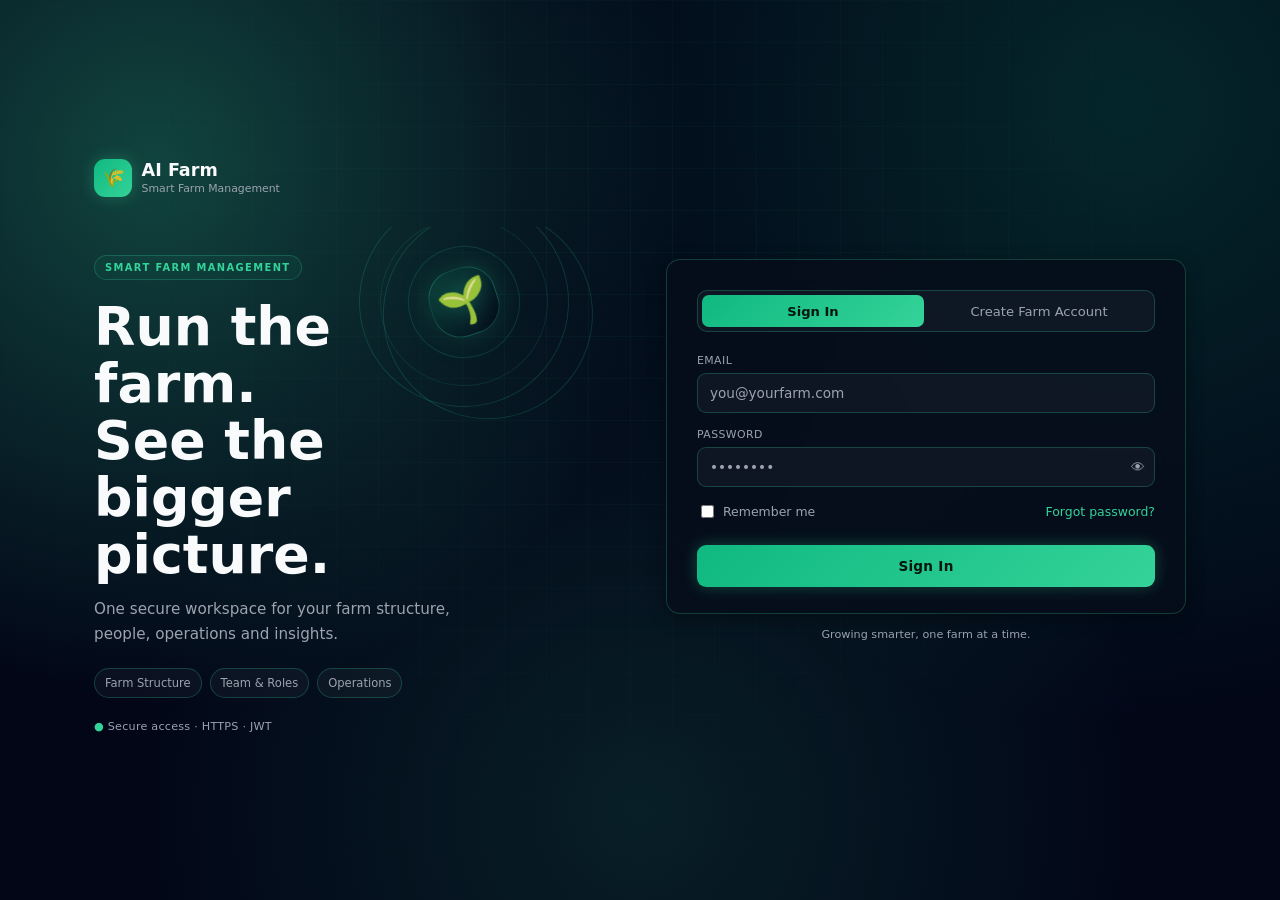
<file: wwwroot/index.html>
<!DOCTYPE html>

<html lang="en">
<head>
<meta charset="utf-8"/>
<meta content="width=device-width, initial-scale=1.0" name="viewport"/>
<title>AI Farm | Operations Dashboard</title>
<link href="styles.css" rel="stylesheet"/>
<script>
    // Blocking, synchronous, and placed in the document head - runs before
    // the rest of the page even parses, so an unauthenticated visitor never
    // sees a flash of dashboard content before being sent to the login page.
    if (!localStorage.getItem("token")) {
        window.location.replace("./auth.html");
    }
</script>
</head>
<body>
<div class="shell">
<!-- Mobile only (see @media in styles.css). Without this, the whole
       sidebar - brand, 11 nav items, shift widget, sign out - sits above
       the actual page content on a phone, so reaching anything meant
       scrolling past all of it every single time. -->
<button class="mobile-nav-toggle" id="mobile-nav-toggle" type="button">
<span class="brand-mark" style="font-size:1.1rem;">🌾</span> AI Farm
    <span class="mobile-nav-toggle-icon">☰</span>
</button>
<aside class="rail" id="rail">
<div class="rail-brand">
<div class="brand-mark">🌾</div>
<div class="brand-text">
<span class="brand-name">AI Farm</span>
<span class="brand-sub">Smart Farm Management</span>
</div>
</div>
<label class="farm-select-wrap">
<span class="farm-select-label">Farm</span>
<select id="farm-select"></select>
</label>
<nav class="tabs" id="tabs">
<button class="tab-btn active" data-tab="overview"><span class="tab-ico">◆</span>Overview</button>
<button class="tab-btn" data-tab="farms"><span class="tab-ico">▦</span>Farms &amp; Fields</button><button class="tab-btn" data-tab="structure"><span class="tab-ico">⌂</span> Farm Structure</button>
<button class="tab-btn" data-tab="crops"><span class="tab-ico">✦</span>Crop Lifecycle</button>
<button class="tab-btn" data-tab="livestock"><span class="tab-ico">◐</span>Livestock</button>
<button class="tab-btn" data-tab="inventory"><span class="tab-ico">▣</span>Inventory &amp; Procurement</button>
<button class="tab-btn" data-tab="tasks"><span class="tab-ico">☑</span>Tasks &amp; Workforce</button>
<button class="tab-btn" data-tab="users"><span class="tab-ico">◎</span>Users &amp; Roles</button>
<button class="tab-btn" data-tab="reports"><span class="tab-ico">▤</span>Reports<span class="tab-badge" id="reports-badge" style="display:none;"></span></button>
<button class="tab-btn" data-tab="help"><span class="tab-ico">?</span> Help &amp; Support</button><button class="tab-btn" data-tab="settings"><span class="tab-ico">⚙</span>Settings</button>
</nav>
<div class="rail-footer">
<div class="sync-pill synced" id="sync-pill">
<span class="sync-dot"></span>
<span id="sync-text">Synced</span>
</div>
<div class="user-status" id="user-status">
<span class="user-status-dot"></span>
<span id="user-status-text">Not signed in</span>
</div>
<!-- Shift clock in/out. The backend has fully implemented this
           (POST /api/shifts/clock-in, /clock-out, GET /api/shifts/current)
           but nothing in the dashboard used it - see backend.js. -->
<div class="card shift-card" id="shift-card">
<div class="shift-status">
<span class="shift-dot" id="shift-dot"></span>
<span id="shift-status-text">Checking shift…</span>
</div>
<button class="shift-clock-btn" disabled="" id="shift-clock-btn" type="button">…</button>
</div>
<button class="logout-btn" id="logout-btn" type="button">Sign out</button>
</div>
</aside>
<main class="main">
<!-- OVERVIEW -->
<section class="panel active" id="panel-overview">
<div class="panel-head">
<h1>Farm operations overview</h1>
<p>Everything that needs attention right now, across every module.</p>
</div>
<div class="stat-grid" id="stat-grid"></div>
<div class="card performance-card">
<div class="card-head">
<h2>Farm performance at a glance</h2>
<span class="hint">Live summaries from your crop, livestock, inventory and task records.</span>
</div>
<div class="performance-grid">
  <article class="performance-chart-card">
    <div class="performance-chart-head">
      <div><h3>Crop lifecycle</h3><p>Plantings by growth stage</p></div>
      <span class="chart-live-dot">Live</span>
    </div>
    <div class="performance-chart" id="chart-crop-lifecycle" role="img" aria-label="Crop lifecycle chart"></div>
  </article>
  <article class="performance-chart-card">
    <div class="performance-chart-head">
      <div><h3>Livestock status</h3><p>Current batches by status</p></div>
      <span class="chart-live-dot">Live</span>
    </div>
    <div class="performance-chart" id="chart-livestock-status" role="img" aria-label="Livestock status chart"></div>
  </article>
  <article class="performance-chart-card">
    <div class="performance-chart-head">
      <div><h3>Task progress</h3><p>Workforce tasks by status</p></div>
      <span class="chart-live-dot">Live</span>
    </div>
    <div class="performance-chart" id="chart-task-progress" role="img" aria-label="Task progress chart"></div>
  </article>
  <article class="performance-chart-card">
    <div class="performance-chart-head">
      <div><h3>Inventory levels</h3><p>Stock compared with reorder thresholds</p></div>
      <span class="chart-live-dot">Live</span>
    </div>
    <div class="performance-chart" id="chart-inventory-levels" role="img" aria-label="Inventory levels chart"></div>
  </article>
</div>
</div>
<!-- Real, calculated numbers - not the local demo stat-grid above.
           Adapts to what the signed-in role can actually see: Owner/Manager
           get farm-wide counts, Agronomist gets a review queue, Worker/
           Technician get their own submissions and shift status. -->
<div class="card" id="snapshot-card">
<div class="card-head"><h2>Your farm, right now</h2></div>
<div class="stat-grid" id="snapshot-grid"></div>
</div>
<!-- Reviewer/approver only (Owner, Manager, Agronomist) - hidden
           entirely for Worker/Technician and hidden when nothing needs
           attention. Filled in by renderNeedsAttentionList() in backend.js. -->
<div class="card" id="needs-attention-card" style="display:none;">
<div class="card-head">
<h2>Needs your attention</h2>
<button class="chip-x" onclick="goToTab('reports')" type="button">View all in Reports →</button>
</div>
<ul class="attention-list" id="needs-attention-list"></ul>
</div>
<div class="card" id="critical-card">
<div class="card-head">
<h2>🚨 Needs urgent attention</h2>
<span class="count-chip warn" id="critical-count">0</span>
</div>
<p class="hint" style="margin-bottom:0.6rem;">Anything marked critical in any tab shows up here automatically — update the record in its own tab and this list updates with it.</p>
<ul class="log-list" id="critical-alerts"></ul>
</div>
<div class="two-col">
<div class="card">
<div class="card-head">
<h2>Tasks due today</h2>
<span class="count-chip" id="tasks-count">0</span>
</div>
<ul class="task-list" id="tasks-today"></ul>
<p class="hint" style="margin-top:0.5rem;">Full task board is under Tasks &amp; Workforce.</p>
</div>
<div class="card">
<div class="card-head">
<h2>Notifications &amp; alerts</h2>
<span class="count-chip warn" id="alerts-count">0</span>
</div>
<ul class="alert-list" id="overview-alerts"></ul>
</div>
</div>
<div class="card">
<div class="card-head">
<h2>Pending approvals &amp; outstanding requests</h2>
<span class="hint">Purchase requests awaiting sign-off</span>
</div>
<ul class="log-list" id="pending-approvals"></ul>
</div>
<div class="card">
<div class="card-head">
<h2>Supplier order status</h2>
<span class="hint">What's been ordered vs. what's actually arrived</span>
</div>
<ul class="log-list" id="supplier-status"></ul>
</div>
</section>
<!-- FARMS & FIELDS (Track A) -->
<section class="panel" id="panel-farms">
<div class="panel-head">
<h1>Farms, fields &amp; access</h1>
<p>Core farm structure — multi-farm registration, fields/plots, assets, and who has access.</p>
</div>
<div class="card">
<div class="card-head"><h2>Your farm</h2></div>
<div class="table-scroll">
<table class="data-table" id="farms-table">
<thead><tr><th>Farm</th><th>Location</th><th>Size</th><th></th></tr></thead>
<tbody></tbody>
</table>
</div>
<p class="hint" style="margin-top:0.6rem;">
          One farm per account, set when the account was registered.
          To change farm details, an update-farm endpoint isn't built on the
          backend yet - see docs/DASHBOARD-CONNECTION.md.
        </p>
</div>
<div class="field-grid" id="field-grid"></div>

<form class="inline-form card" id="field-form">
<h3 class="form-title">Add a field / plot</h3>
<div class="form-row">
<select id="field-farm"></select>
<input id="field-name" placeholder="Field / plot name" required="" type="text"/>
<input id="field-size" placeholder="Size, e.g. 1.2 ha" required="" type="text"/>
<input id="field-crop" placeholder="Current crop" required="" type="text"/>
<input id="field-stage" placeholder="Stage, e.g. Flowering" required="" type="text"/>
<button type="submit">Add field</button>
</div>
</form>
<div class="card">
<div class="card-head">
<h2>Farm assets</h2>
<span class="hint">Equipment, structures &amp; vehicles</span>
</div>
<div class="table-scroll">
<table class="data-table" id="assets-table">
<thead><tr><th>Asset</th><th>Type</th><th>Location</th><th>Status</th><th></th></tr></thead>
<tbody></tbody>
</table>
</div>
<form class="inline-form" id="asset-form">
<div class="form-row">
<input id="asset-name" placeholder="e.g. Tractor A" required="" type="text"/>
<select id="asset-type">
<option>Equipment</option>
<option>Structure</option>
<option>Vehicle</option>
<option>Tooling</option>
</select>
<input id="asset-location" placeholder="Location" required="" type="text"/>
<button type="submit">Register asset</button>
</div>
</form>
</div>
</section><section class="panel" id="panel-structure"><div class="panel-head"><h1>Farm Structure</h1><p>Manage your greenhouses and growing zones. Changes are saved directly to the farm database.</p></div><div class="two-col">
<div class="card">
<div class="card-head">
<h2>Greenhouses</h2>
<span class="hint">Saved to the backend</span>
</div>
<div class="table-scroll">
<table class="data-table" id="greenhouse-table">
<thead><tr><th>Name</th><th>Type</th><th>Area</th><th>Location</th><th>Zones</th><th>Status</th></tr></thead>
<tbody><tr><td class="empty-row" colspan="6">Loading…</td></tr></tbody>
</table>
</div>
<form class="inline-form" id="greenhouse-form" style="margin-top:1rem;">
<h3 class="form-title" style="width:100%;">Add greenhouse</h3>
<div class="form-row">
<input id="greenhouse-name" placeholder="Greenhouse name" required="" type="text"/>
<input id="greenhouse-type" placeholder="Type, e.g. Tunnel" required="" type="text"/>
<input id="greenhouse-area" min="0.01" placeholder="Area (m²)" required="" step="0.01" type="number"/>
<input id="greenhouse-location" placeholder="Location" required="" type="text"/>
<button type="submit">Add greenhouse</button>
</div>
</form>
</div>
<div class="card">
<div class="card-head">
<h2>Growing zones</h2>
<span class="hint">Linked to a greenhouse</span>
</div>
<div class="table-scroll">
<table class="data-table" id="zone-table">
<thead><tr><th>Name</th><th>Type</th><th>Area</th><th>Greenhouse</th><th>Status</th><th>ID</th></tr></thead>
<tbody><tr><td class="empty-row" colspan="6">Loading…</td></tr></tbody>
</table>
</div>
<form class="inline-form" id="zone-form" style="margin-top:1rem;">
<h3 class="form-title" style="width:100%;">Add growing zone</h3>
<div class="form-row">
<input id="zone-name" placeholder="Zone name" required="" type="text"/>
<input id="zone-type" placeholder="Type, e.g. Growing" type="text"/>
<input id="zone-area" min="0.01" placeholder="Area (m²)" required="" step="0.01" type="number"/>
<select id="zone-greenhouse" required=""><option value="">Select greenhouse</option></select>
<button type="submit">Add zone</button>
</div>
</form>
</div>
</div><div class="card structure-info-card"><div class="card-head"><h2>How it works</h2></div><p class="hint">Create a greenhouse first, then select it when adding a growing zone. Owners and Managers can create structure records; other roles can view them according to their permissions.</p></div></section>
<!-- CROP LIFECYCLE (Track B) -->
<section class="panel" id="panel-crops">
<div class="panel-head">
<h1>Crop lifecycle &amp; planning</h1>
<p>Varieties, planting schedules, growth stages, treatments and harvest records.</p>
</div>
<div class="card">
<div class="card-head"><h2>Crop &amp; variety register</h2></div>
<div class="table-scroll">
<table class="data-table" id="variety-table">
<thead><tr><th>Crop</th><th>Variety</th><th>Notes</th><th></th></tr></thead>
<tbody></tbody>
</table>
</div>
<form class="inline-form" id="variety-form">
<div class="form-row">
<input id="var-crop" placeholder="Crop, e.g. Tomatoes" required="" type="text"/>
<input id="var-name" placeholder="Variety, e.g. Roma VF" required="" type="text"/>
<input id="var-notes" placeholder="Notes (optional)" type="text"/>
<button type="submit">Register</button>
</div>
</form>
</div>
<div class="card">
<div class="card-head"><h2>Growth stage board</h2></div>
<div class="stage-board" id="stage-board"></div>
</div>
<div class="card">
<div class="card-head"><h2>Planting schedule</h2></div>
<div class="table-scroll">
<table class="data-table" id="planting-table">
<thead>
<tr><th>Crop</th><th>Field</th><th>Planted</th><th>Expected harvest</th><th>Stage</th><th>Status</th><th></th></tr>
</thead>
<tbody></tbody>
</table>
</div>
<form class="inline-form" id="planting-form">
<div class="form-row">
<input id="pl-crop" placeholder="Crop" required="" type="text"/>
<input id="pl-field" placeholder="Field" required="" type="text"/>
<input id="pl-planted" required="" type="date"/>
<input id="pl-harvest" required="" type="date"/>
<button type="submit">Add planting</button>
</div>
</form>
</div>
<div class="card">
<div class="card-head">
<h2>Irrigation, fertilization &amp; treatment log</h2>
<span class="hint">Every field action, in one log</span>
</div>
<ul class="log-list" id="treatment-log"></ul>
<form class="inline-form" id="treatment-form">
<div class="form-row">
<select id="treatment-type">
<option>Irrigation</option>
<option>Fertilization</option>
<option>Pesticide</option>
<option>Other</option>
</select>
<input id="treatment-text" placeholder="e.g. Field 1 — compost top-dressing" required="" type="text"/>
<input id="treatment-who" placeholder="Logged by" required="" type="text"/>
<button type="submit">Log entry</button>
</div>
</form>
</div>
<div class="card">
<div class="card-head">
<h2>Crop health observations</h2>
<span class="hint">Agronomist &amp; field scouting notes</span>
</div>
<ul class="log-list" id="health-obs-log"></ul>
<form class="inline-form" id="health-obs-form">
<div class="form-row">
<input id="obs-field" placeholder="Field" required="" type="text"/>
<select id="obs-severity">
<option value="ok">Normal</option>
<option value="watch">Watch</option>
<option value="alert">Critical</option>
</select>
<input id="obs-text" placeholder="Observation" required="" type="text"/>
<input id="obs-who" placeholder="Observed by" required="" type="text"/>
<button type="submit">Log observation</button>
</div>
</form>
</div>
<div class="card">
<div class="card-head">
<h2>Harvest records &amp; yield</h2>
<span class="hint">Actual yield vs. expected</span>
</div>
<div class="table-scroll">
<table class="data-table" id="harvest-table">
<thead><tr><th>Crop</th><th>Field</th><th>Harvest date</th><th>Actual yield</th><th></th></tr></thead>
<tbody></tbody>
</table>
</div>
<form class="inline-form" id="harvest-form">
<div class="form-row">
<input id="hv-crop" placeholder="Crop" required="" type="text"/>
<input id="hv-field" placeholder="Field" required="" type="text"/>
<input id="hv-date" required="" type="date"/>
<input id="hv-qty" min="0" placeholder="Yield" required="" type="number"/>
<input id="hv-unit" placeholder="Unit, e.g. kg" required="" type="text"/>
<button type="submit">Record harvest</button>
</div>
</form>
</div>
</section>
<!-- LIVESTOCK (Track C) -->
<section class="panel" id="panel-livestock">
<div class="panel-head">
<h1>Livestock &amp; poultry operations</h1>
<p>Batches, health, vaccinations, feed and production.</p>
</div>
<div class="field-grid" id="livestock-grid"></div>
<form class="inline-form card" id="livestock-form">
<h3 class="form-title">Register a batch / herd</h3>
<div class="form-row">
<input id="ls-name" placeholder="Name, e.g. Layer Hens — Batch C" required="" type="text"/>
<input id="ls-size" placeholder="Size, e.g. 200 birds" required="" type="text"/>
<input id="ls-purpose" placeholder="Purpose, e.g. Egg production" required="" type="text"/>
<input id="ls-stage" placeholder="Stage, e.g. Laying" required="" type="text"/>
<button type="submit">Add batch</button>
</div>
</form>
<div class="card">
<div class="card-head"><h2>Health records</h2></div>
<ul class="log-list" id="livestock-health-log"></ul>
<form class="inline-form" id="livestock-health-form">
<input id="lh-batch" placeholder="Batch / herd" required="" type="text"/>
<input id="lh-text" placeholder="Observation / treatment" required="" type="text"/>
<input id="lh-who" placeholder="Logged by" required="" type="text"/>
<button type="submit">Log entry</button>
</form>
</div>
<div class="card">
<div class="card-head"><h2>Breeding records</h2><span class="hint">Mating, pregnancy and birth events</span></div>
<ul class="log-list" id="breeding-log"></ul>
<form class="inline-form" id="breeding-form">
<div class="form-row">
<input id="br-batch" placeholder="Batch / herd" required type="text"/>
<select id="br-event"><option>Mating</option><option>Pregnancy confirmed</option><option>Birth</option><option>Weaning</option></select>
<input id="br-date" required type="date"/>
<input id="br-notes" placeholder="Notes" type="text"/>
<button type="submit">Add breeding record</button>
</div>
</form>
</div>
<div class="card">
<div class="card-head"><h2>Vaccination schedule</h2></div>
<div class="table-scroll">
<table class="data-table" id="vax-table">
<thead>
<tr><th>Batch / Herd</th><th>Vaccine</th><th>Due date</th><th>Status</th><th></th></tr>
</thead>
<tbody></tbody>
</table>
</div>
<form class="inline-form" id="vax-form">
<div class="form-row">
<input id="vax-batch" placeholder="Batch / herd" required="" type="text"/>
<input id="vax-vaccine" placeholder="Vaccine" required="" type="text"/>
<input id="vax-due" required="" type="date"/>
<button type="submit">Schedule</button>
</div>
</form>
</div>
<div class="card">
<div class="card-head"><h2>Feed &amp; mortality log</h2></div>
<ul class="log-list" id="livestock-log"></ul>
<form class="inline-form" id="livestock-log-form">
<input id="ls-log-text" placeholder="e.g. 40kg layer mash delivered" required="" type="text"/>
<input id="ls-log-who" placeholder="Logged by" required="" type="text"/>
<button type="submit">Log entry</button>
</form>
</div>
<div class="card">
<div class="card-head">
<h2>Production records</h2>
<span class="hint">Eggs, milk, or other output</span>
</div>
<div class="table-scroll">
<table class="data-table" id="production-table">
<thead><tr><th>Batch / Herd</th><th>Metric</th><th>Value</th><th>Date</th><th></th></tr></thead>
<tbody></tbody>
</table>
</div>
<form class="inline-form" id="production-form">
<div class="form-row">
<input id="prod-batch" placeholder="Batch / herd" required="" type="text"/>
<input id="prod-metric" placeholder="Metric, e.g. Eggs collected" required="" type="text"/>
<input id="prod-value" placeholder="Value, e.g. 210" required="" type="text"/>
<input id="prod-date" required="" type="date"/>
<button type="submit">Log</button>
</div>
</form>
</div>
</section>
<!-- INVENTORY & PROCUREMENT (Track D) -->
<section class="panel" id="panel-inventory">
<div class="panel-head">
<h1>Inventory, procurement &amp; financials</h1>
<p>Stock levels, suppliers, purchase requests/orders and operating costs.</p>
</div>
<div class="card">
<div class="card-head"><h2>Stock levels</h2></div>
<div class="table-scroll">
<table class="data-table" id="stock-table">
<thead>
<tr><th>Item</th><th>Category</th><th>In stock</th><th>Min. threshold</th><th>Status</th><th></th></tr>
</thead>
<tbody></tbody>
</table>
</div>
<form class="inline-form" id="stock-form">
<div class="form-row">
<input id="stock-item" placeholder="Item" required="" type="text"/>
<input id="stock-cat" placeholder="Category" required="" type="text"/>
<input id="stock-qty" min="0" placeholder="Quantity" required="" type="number"/>
<input id="stock-unit" placeholder="Unit, e.g. kg" required="" type="text"/>
<input id="stock-reorder" min="0" placeholder="Min. threshold" required="" type="number"/>
<button type="submit">Add item</button>
</div>
</form>
</div>
<div class="card">
<div class="card-head"><h2>Stock usage</h2><span class="hint">Every issue is recorded and deducted from stock</span></div>
<form class="inline-form" id="stock-usage-form">
<div class="form-row">
<input id="usage-item" placeholder="Item name" required type="text"/>
<input id="usage-qty" min="0.01" placeholder="Quantity used" required type="number" step="0.01"/>
<input id="usage-unit" placeholder="Unit" required type="text"/>
<input id="usage-for" placeholder="Used for, e.g. Zone 1" required type="text"/>
<input id="usage-who" placeholder="Used by" required type="text"/>
<button type="submit">Record usage</button>
</div>
</form>
<ul class="log-list" id="stock-usage-log"></ul>
</div>
<div class="card">
<div class="card-head"><h2>Suppliers</h2></div>
<div class="table-scroll">
<table class="data-table" id="suppliers-table">
<thead><tr><th>Supplier</th><th>Contact</th><th>Category</th><th></th></tr></thead>
<tbody></tbody>
</table>
</div>
<form class="inline-form" id="supplier-form">
<div class="form-row">
<input id="sup-name" placeholder="Supplier name" required="" type="text"/>
<input id="sup-contact" placeholder="Contact (phone/email)" required="" type="text"/>
<input id="sup-cat" placeholder="Category" required="" type="text"/>
<button type="submit">Add supplier</button>
</div>
</form>
</div>
<div class="card">
<div class="card-head"><h2>Purchase requests &amp; orders</h2></div>
<ul class="log-list" id="po-log"></ul>
<form class="inline-form" id="po-form">
<div class="form-row">
<select id="po-type">
<option>Request</option>
<option>Order</option>
</select>
<input id="po-text" placeholder="e.g. 200kg layer feed from AgriSupply Co." required="" type="text"/>
<input id="po-who" placeholder="Raised by" required="" type="text"/>
<button type="submit">Log</button>
</div>
</form>
</div>
<div class="card" id="finance-card">
<div class="card-head">
<h2>Operating costs</h2>
<span class="hint">Add, edit and export cost records</span>
</div>
<div class="stat-grid" id="finance-grid"></div>
<div class="cost-controls">
<label class="cost-control-group">
<span class="cost-control-label">Month</span>
<select id="cost-month-filter"></select>
</label>
<button class="mini-btn-lg" id="cost-download-month">Download month (CSV)</button>
<label class="cost-control-group">
<span class="cost-control-label">From</span>
<input id="cost-range-from" type="date"/>
</label>
<label class="cost-control-group">
<span class="cost-control-label">To</span>
<input id="cost-range-to" type="date"/>
</label>
<button class="mini-btn-lg" id="cost-download-range">Download range (CSV)</button>
</div>
<div class="table-scroll">
<table class="data-table" id="cost-table">
<thead><tr><th>Date</th><th>Category</th><th>Description</th><th>Amount (R)</th></tr></thead>
<tbody></tbody>
</table>
</div>
<p class="hint" style="margin-top:0.4rem;">Cost records are a locked ledger — once added, an entry can't be edited or removed. This month's costs can be added below; earlier months are download-only.</p>
<form class="inline-form" id="cost-form">
<div class="form-row">
<input id="cost-date" required="" type="date"/>
<select id="cost-category">
<option>Inputs</option>
<option>Labour</option>
<option>Equipment</option>
<option>Livestock</option>
<option>Utilities</option>
<option>Other</option>
</select>
<input id="cost-desc" placeholder="Description" required="" type="text"/>
<input id="cost-amount" min="0" placeholder="Amount (R)" required="" step="0.01" type="number"/>
<button id="cost-submit-btn" type="submit">Add cost</button>
</div>
</form>
</div>
</section>
<!-- TASKS & WORKFORCE -->
<section class="panel" id="panel-tasks">
<div class="panel-head">
<h1>Tasks &amp; workforce management</h1>
<p>Assign, prioritize and track daily work across the team.</p>
</div>
<div class="card">
<div class="card-head"><h2>All tasks</h2></div>
<div class="table-scroll">
<table class="data-table" id="task-table">
<thead>
<tr><th>Task</th><th>Linked to</th><th>Assignee</th><th>Priority</th><th>Deadline</th><th>Status</th><th></th></tr>
</thead>
<tbody></tbody>
</table>
</div>
<form class="inline-form" id="full-task-form">
<div class="form-row">
<input id="ft-title" placeholder="Task" required="" type="text"/>
<input id="ft-link" placeholder="Linked to, e.g. Field 3" type="text"/>
<input id="ft-assignee" placeholder="Assignee" required="" type="text"/>
<select id="ft-priority">
<option>Low</option>
<option selected="">Medium</option>
<option>High</option>
</select>
<input id="ft-deadline" required="" type="date"/>
<button type="submit">Assign task</button>
</div>
</form>
</div>
<div class="card">
<div class="card-head"><h2>Task history</h2><span class="hint">Recent task assignments and status changes</span></div>
<ul class="log-list" id="task-history"></ul>
</div>
<div class="card">
<div class="card-head">
<h2>Log from the field</h2>
<span class="hint">Works with no signal — queues locally, syncs when back online</span>
</div>
<div class="offline-demo">
<button class="toggle-btn" id="offline-toggle">Offline mode: Off</button>
<div class="quick-log">
<select id="ql-field"></select>
<input id="ql-note" placeholder="e.g. Planting complete, Field 3 / reporting a broken sprinkler" type="text"/>
<button id="ql-submit">Log entry</button>
</div>
<div class="card-head" style="margin-top:1rem;">
<h3 style="margin:0;font-size:0.95rem;">Queue</h3>
</div>
<ul class="log-list" id="offline-queue"></ul>
</div>
</div>
</section>
<!-- REPORTS -->
<section class="panel" id="panel-reports">
<div class="panel-head">
<h1>Reports &amp; operational records</h1>
<p>Farm activity history in one place, filterable by type and search.</p>
</div>
<!-- ===================================================
           FIELD REPORTS
           Workers/Technicians submit; Manager/Owner/Agronomist view all and
           add a recommendation; Owner/Manager approve it. This is a real
           security boundary, not just UI hiding - ReportsController enforces
           the same rules server-side (reports.create / reports.view /
           reports.recommend / reports.approve), so a Worker calling the API
           directly still can't reach another user's reports.
      ==================================================== -->
<div class="card" id="field-reports-card">
<div class="card-head">
<h2>Field reports</h2>
<span class="hint" id="field-reports-hint">Submitted from the field, reviewed by management</span>
</div>
<input class="table-search" id="reports-search" placeholder="Search by name, category or summary…" type="text"/>
<div class="table-scroll">
<table class="data-table" id="field-reports-table">
<thead><tr><th>Submitted by</th><th>Summary</th><th>Recommendation</th><th>Status</th><th></th></tr></thead>
<tbody></tbody>
</table>
</div>
<form class="inline-form" id="field-report-form">
<h3 class="form-title" style="width:100%;">Submit a report</h3>
<div class="form-row">
<select id="field-report-category">
<option value="Crop">Crop</option>
<option value="Livestock">Livestock</option>
<option value="Equipment">Equipment</option>
<option value="Other">Other</option>
</select>
<input id="field-report-summary" placeholder="What did you observe?" required="" style="flex:1;min-width:220px;" type="text"/>
<button type="submit">Submit</button>
</div>
</form>
</div>
<!-- ===================================================
           SHIFT / ATTENDANCE REPORT - real backend data
      ==================================================== -->
<div class="card" id="shift-report-card">
<div class="card-head">
<h2>Shift &amp; attendance report</h2>
<span class="hint">Clock in / clock out history</span>
</div>
<div class="stat-grid" id="shift-report-stats">
<div class="stat-card"><div class="stat-label">Hours logged (last 30)</div><div class="stat-value" id="shift-stat-total-hours">0</div></div>
<div class="stat-card"><div class="stat-label">Currently clocked in</div><div class="stat-value" id="shift-stat-open-count">0</div></div>
<div class="stat-card"><div class="stat-label">Shifts on record</div><div class="stat-value" id="shift-stat-shift-count">0</div></div>
</div>
<div class="row-with-action" style="margin-top:1rem;">
<h3 class="form-title" style="margin:0;">My shifts</h3>
<button class="chip-x" id="export-my-shifts-csv" type="button">⬇ Export CSV</button>
</div>
<div class="table-scroll">
<table class="data-table" id="my-shifts-table">
<thead><tr><th>Clock in</th><th>Clock out</th><th>Hours</th></tr></thead>
<tbody></tbody>
</table>
</div>
<div id="team-shifts-section" style="display:none;">
<div class="row-with-action" style="margin-top:1.2rem;">
<h3 class="form-title" style="margin:0;">Whole team</h3>
<button class="chip-x" id="export-team-shifts-csv" type="button">⬇ Export CSV</button>
</div>
<div class="table-scroll">
<table class="data-table" id="team-shifts-table">
<thead><tr><th>User</th><th>Clock in</th><th>Clock out</th><th>Hours</th></tr></thead>
<tbody></tbody>
</table>
</div>
</div>
</div>
<div class="card">
<div class="report-filters">
<select id="report-type-filter">
<option value="all">All types</option>
<option value="Treatment">Irrigation / Fertilization / Treatment</option>
<option value="Health observation">Crop health observation</option>
<option value="Harvest">Harvest</option>
<option value="Livestock health">Livestock health</option>
<option value="Production">Production</option>
<option value="Feed/mortality">Feed &amp; mortality</option>
<option value="Procurement">Procurement</option>
<option value="Task">Task</option>
</select>
<input id="report-search" placeholder="Search records…" type="text"/>
</div>
<div class="table-scroll">
<table class="data-table" id="report-table">
<thead><tr><th>Type</th><th>Details</th><th>By</th><th>When</th></tr></thead>
<tbody></tbody>
</table>
</div>
</div>
</section>
<!-- USERS & ROLES (moved out of Settings - this is core, frequent work, not a settings screen) -->
<section class="panel" id="panel-users">
<div class="panel-head">
<h1>Users &amp; roles</h1>
<p>Who has access to this farm, and what they can do.</p>
</div>
<div class="card" id="team-access-card">
<div class="card-head">
<h2>Users &amp; access</h2>
<span class="hint">Role-based permissions, per farm</span>
</div>
<input class="table-search" id="team-search" placeholder="Search by name, email or role…" type="text"/>
<div class="table-scroll">
<table class="data-table" id="team-table">
<thead>
<tr><th>Name</th><th>Email</th><th>Role</th><th>Status</th><th></th></tr>
</thead>
<tbody></tbody>
</table>
</div>
<form class="inline-form" id="team-form">
<h3 class="form-title" style="width:100%;">Add a staff account</h3>
<div class="form-row">
<input id="team-name" placeholder="Full name" required="" type="text"/>
<input id="team-email" placeholder="Email" required="" type="email"/>
<input id="team-mobile" placeholder="Mobile" required="" type="tel"/>
<select id="team-role" required="">
<option value="">Select role</option>
<option value="Worker">Worker</option>
<option value="Agronomist">Agronomist</option>
<option value="Technician">Technician</option>
</select>
<input id="team-password" minlength="8" placeholder="Temporary password" required="" type="password"/>
<button type="submit">Add user</button>
</div>
<p class="hint" style="margin-top:0.5rem;">
            Only Worker, Agronomist and Technician can be created here.
            Owner and Manager accounts are created through registration or by
            promoting an existing user's role below.
          </p>
</form>
</div>
<div class="card">
<div class="card-head"><h2>What each role can do</h2></div>
<div class="table-scroll">
<table class="data-table">
<thead><tr><th>Role</th><th>Zones</th><th>Users</th><th>Reports</th><th>Shift report</th></tr></thead>
<tbody>
<tr><td><span class="badge role">Owner</span></td><td>Full access</td><td>Full access</td><td>View + approve/reject</td><td>Own + team</td></tr>
<tr><td><span class="badge role">Manager</span></td><td>Create / edit</td><td>Add / manage</td><td>View + approve/reject</td><td>Own + team</td></tr>
<tr><td><span class="badge role">Agronomist</span></td><td>View only</td><td>—</td><td>View + recommend</td><td>Own only</td></tr>
<tr><td><span class="badge role">Worker / Technician</span></td><td>View only</td><td>—</td><td>Submit own</td><td>Own only</td></tr>
</tbody>
</table>
</div>
<p class="hint" style="margin-top:0.6rem;">
          Every row in this table is enforced by the backend, not just this
          page: Zones and Users were the first to get real permission checks,
          and Reports and the shift team-report followed the same pattern
          (<code>reports.*</code> and <code>shifts.viewTeam</code> in the
          RBAC permission table). A request outside these rules is rejected
          by the API itself, regardless of what this page shows.
        </p>
</div>
<div class="card" id="role-permissions-card">
<div class="card-head">
<h2>Manage role permissions</h2>
<span class="hint">Owner only</span>
</div>
<p class="hint">Choose a role and control exactly which backend permissions it receives. Changes are stored in the RolePermissions table and take effect for that role after users sign in again.</p>
<div class="form-row role-permission-toolbar">
<select id="permission-role-select" aria-label="Role to edit">
<option value="">Select role</option>
</select>
<button type="button" id="load-role-permissions-btn">Load permissions</button>
</div>
<div id="role-permissions-editor" class="permission-editor" hidden>
<div id="role-permissions-list" class="permission-list"></div>
<div class="permission-actions">
<button type="button" id="save-role-permissions-btn">Save permissions</button>
<span id="role-permissions-status" class="hint"></span>
</div>
</div>
</div>
</section>
<!-- SETTINGS -->
<section class="panel" id="panel-help"><div class="panel-head"><h1>Help &amp; Support</h1><p>Quick guidance for using AI Farm and troubleshooting the connection.</p></div><div class="card help-card"><div class="card-head"><h2>Getting started</h2></div><ul class="help-list"><li>Sign in with your farm account.</li><li>Open Farm Structure to add Greenhouses and Growing Zones.</li><li>Use Users &amp; Roles to add staff and manage access.</li><li>Use Reports and Operations modules to record farm activity.</li></ul></div><div class="card help-card"><div class="card-head"><h2>If the server cannot be reached</h2></div><ul class="help-list"><li>Make sure the ASP.NET Core backend is running on https://localhost:5226.</li><li>Open https://localhost:5226/auth.html instead of opening the HTML file directly.</li><li>If Chrome shows a certificate warning, run the included TRUST-HTTPS-CERTIFICATE.ps1 script once.</li><li>If the API still fails, open https://localhost:5226/swagger to confirm the backend is running.</li></ul></div><div class="card help-card"><div class="card-head"><h2>Access &amp; permissions</h2></div><ul class="help-list"><li>Owner and Manager can manage farm structure.</li><li>Workers, Technicians and Agronomists can only perform actions allowed by their backend permissions.</li><li>Changing what is visible in the dashboard does not replace backend authorization.</li></ul></div></section><section class="panel" id="panel-settings">
<div class="panel-head">
<h1>Settings</h1>
<p>Your account, and how this dashboard behaves for you.</p>
</div>
<div class="card">
<div class="card-head"><h2>Your account</h2></div>
<dl class="account-details">
<div><dt>Name</dt><dd id="settings-name">—</dd></div>
<div><dt>Email</dt><dd id="settings-email">—</dd></div>
<div><dt>Role</dt><dd id="settings-role">—</dd></div>
<div><dt>Farm</dt><dd id="settings-farm">—</dd></div>
</dl>
</div>
<div class="card">
<div class="card-head"><h2>Change password</h2></div>
<div class="hint" id="password-banner"></div>
<form class="inline-form" id="change-password-form">
<div class="form-row">
<input id="current-password" placeholder="Current password" required="" type="password"/>
<input id="new-password" minlength="8" placeholder="New password (min 8 characters)" required="" type="password"/>
<input id="confirm-new-password" minlength="8" placeholder="Confirm new password" required="" type="password"/>
<button type="submit">Update password</button>
</div>
</form>
</div>
<div class="card">
<div class="card-head"><h2>Preferences</h2></div>
<label class="pref-row">
<input id="pref-compact-tables" type="checkbox"/>
<span>Compact tables (tighter row spacing)</span>
</label>
<label class="pref-row">
<input checked="" id="pref-low-stock-alerts" type="checkbox"/>
<span>Highlight low-stock items on the Overview tab</span>
</label>
<p class="hint">Saved on this device only - not sent to the backend.</p>
</div>
<div class="card">
<div class="card-head"><h2>About</h2></div>
<p class="hint">AI Farm dashboard, connected to your farm's own backend over HTTPS.</p>
</div>
<div class="card">
<div class="card-head"><h2>Legal</h2></div>
<p class="hint" style="margin-bottom:0.7rem;">How your account and farm data are handled.</p>
<a class="chip-x" href="privacy-policy.html" style="display:inline-block;text-decoration:none;">📄 Privacy Policy</a>
</div>
</section>
</main>
</div>
<!-- Toast notifications - replaces alert() for form errors/success across
     the connected tabs (Users, Reports, Shifts). See showToast() in
     backend.js. -->
<div aria-live="polite" class="toast-stack" id="toast-stack"></div>
<script src="script.js"></script>
<script src="backend.js"></script>
</body>
</html>
</file>
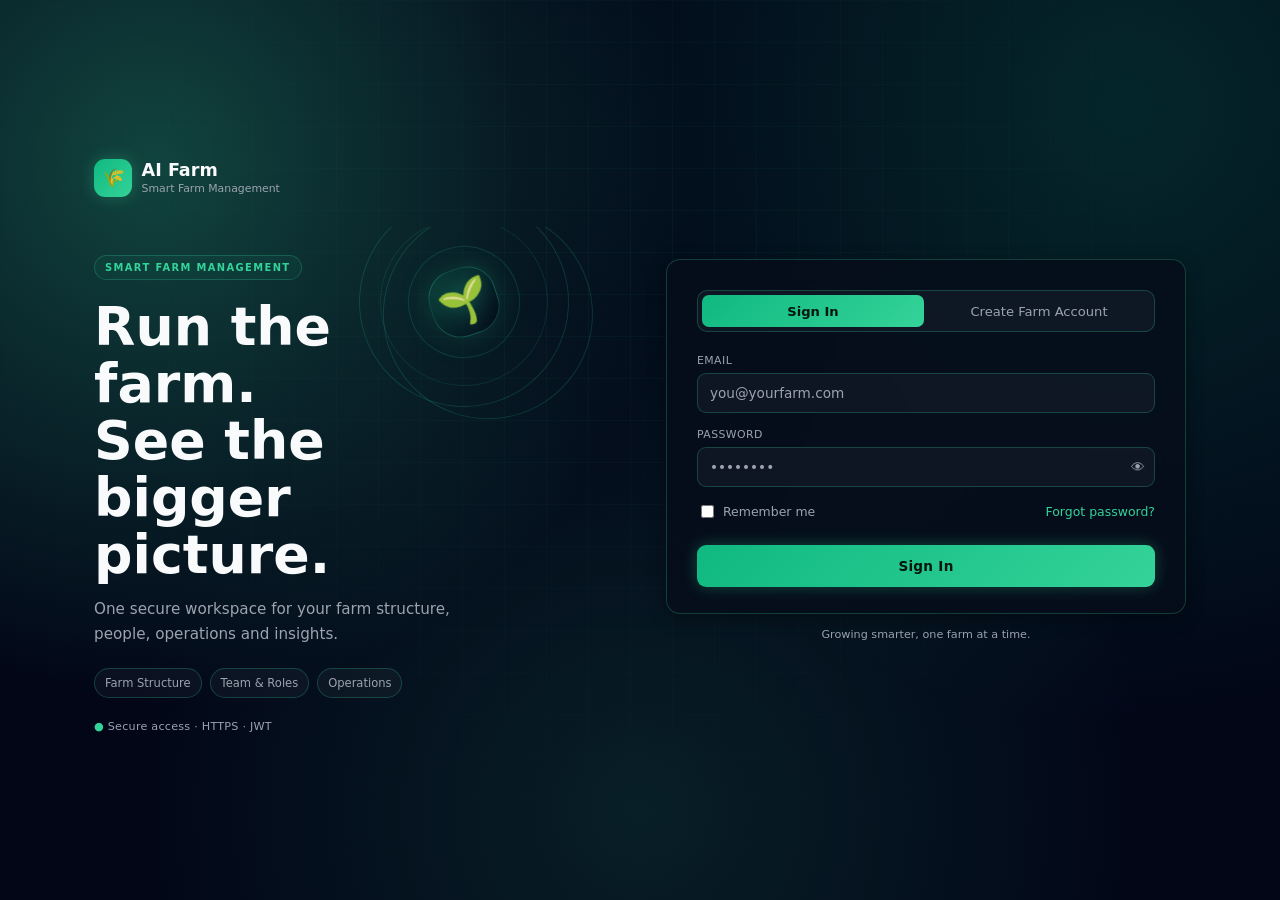
<file: wwwroot/auth.html>
<!DOCTYPE html>

<html lang="en">
<head>
<meta charset="utf-8"/>
<meta content="width=device-width, initial-scale=1.0" name="viewport"/>
<title>AI Farm | Sign In</title>
<link href="styles.css" rel="stylesheet"/>
<link href="auth.css" rel="stylesheet"/>
</head>
<body>
<div class="auth-shell">
<section class="auth-brand"><div class="rail-brand auth-mini-brand"><div class="brand-mark">🌾</div><div class="brand-text"><span class="brand-name">AI Farm</span><span class="brand-sub">Smart Farm Management</span></div></div><div class="auth-visual"><div class="auth-orbit auth-orbit-one"><div class="auth-orbit auth-orbit-two"></div><div class="auth-visual-core"><div class="auth-leaf">🌱</div></div></div><div class="auth-visual-badge">SMART FARM MANAGEMENT</div><h1 class="auth-headline">Run the farm.<br/>See the bigger picture.</h1><p class="auth-sub">One secure workspace for your farm structure, people, operations and insights.</p><div class="auth-chips"><span class="auth-chip">Farm Structure</span><span class="auth-chip">Team &amp; Roles</span><span class="auth-chip">Operations</span></div><div class="auth-secure">●  Secure access  ·  HTTPS  ·  JWT</div></div></section>
<section class="auth-panel">
<div class="card auth-card">
<div class="tabs auth-tabs" role="tablist">
<button aria-selected="true" class="tab-btn active" id="tabLogin" role="tab" type="button">Sign In</button>
<button aria-selected="false" class="tab-btn" id="tabRegister" role="tab" type="button">Create Farm Account</button>
</div>
<div class="auth-banner" id="banner"></div>
<!-- ===================== LOGIN ===================== -->
<form class="auth-form active" id="loginForm" novalidate="">
<div class="auth-field">
<label for="loginEmail">Email</label>
<input autocomplete="username" id="loginEmail" placeholder="you@yourfarm.com" required="" type="email"/>
</div>
<div class="auth-field">
<label for="loginPassword">Password</label>
<div class="auth-password-wrap">
<input autocomplete="current-password" id="loginPassword" placeholder="••••••••" required="" type="password"/>
<button aria-label="Show password" class="auth-peek" data-target="loginPassword" type="button">👁</button>
</div>
</div>
<div class="auth-row-between">
<label class="auth-remember">
<input id="rememberMe" type="checkbox"/>
<span>Remember me</span>
</label>
<a href="#" id="forgotPassword">Forgot password?</a>
</div>
<button class="auth-submit" id="loginSubmit" type="submit">
<span class="auth-btn-label">Sign In</span>
<span aria-hidden="true" class="auth-btn-spinner"></span>
</button>
</form>
<!-- ===================== REGISTER ===================== -->
<form class="auth-form" id="registerForm" novalidate="">
<p class="auth-note">
                    This creates the first <strong>Owner</strong> account for your
                    farm on AI Farm. Add Managers, Workers, Agronomists and
                    Technicians afterward from the Settings tab.
                </p>
<div class="auth-grid">
<div class="auth-field">
<label for="regFullName">Full name</label>
<input id="regFullName" placeholder="Jane Dlamini" required="" type="text"/>
</div>
<div class="auth-field">
<label for="regEmail">Email</label>
<input id="regEmail" placeholder="you@yourfarm.com" required="" type="email"/>
</div>
<div class="auth-field">
<label for="regMobile">Mobile</label>
<input id="regMobile" placeholder="+27 82 000 0000" required="" type="tel"/>
</div>
<div class="auth-field">
<label for="regPassword">Password</label>
<div class="auth-password-wrap">
<input id="regPassword" minlength="8" placeholder="At least 8 characters" required="" type="password"/>
<button aria-label="Show password" class="auth-peek" data-target="regPassword" type="button">👁</button>
</div>
</div>
<div class="auth-field">
<label for="regConfirmPassword">Confirm password</label>
<div class="auth-password-wrap">
<input id="regConfirmPassword" minlength="8" placeholder="Repeat password" required="" type="password"/>
<button aria-label="Show password" class="auth-peek" data-target="regConfirmPassword" type="button">👁</button>
</div>
</div>
<div class="auth-field span-2"><hr class="auth-divider"/></div>
<div class="auth-field span-2">
<label for="regFarmName">Farm name</label>
<input id="regFarmName" placeholder="e.g. Riverside Farm" required="" type="text"/>
</div>
<div class="auth-field">
<label for="regFarmLocation">Location</label>
<input id="regFarmLocation" placeholder="Limpopo, South Africa" required="" type="text"/>
</div>
<div class="auth-field">
<label for="regFarmType">Farm type</label>
<select id="regFarmType" required="">
<option value="">Select type</option>
<option>Crop Farming</option>
<option>Livestock Farming</option>
<option>Mixed Farming</option>
<option>Greenhouse Farming</option>
<option>Poultry Farming</option>
<option>Aquaculture</option>
<option>Other</option>
</select>
</div>
<div class="auth-field">
<label for="regFarmArea">Farm area</label>
<input id="regFarmArea" min="0" placeholder="e.g. 12.5" required="" step="0.01" type="number"/>
</div>
<div class="auth-field">
<label for="regAreaUnit">Area unit</label>
<select id="regAreaUnit" required="">
<option value="">Select unit</option>
<option>Hectares</option>
<option>Acres</option>
</select>
</div>
<div class="auth-field span-2">
<label for="regPrimaryCrop">Primary crop</label>
<input id="regPrimaryCrop" placeholder="e.g. Maize, Tomatoes" required="" type="text"/>
</div>
</div>
<button class="auth-submit" id="registerSubmit" type="submit">
<span class="auth-btn-label">Create Account</span>
<span aria-hidden="true" class="auth-btn-spinner"></span>
</button>
</form>
</div>
<p class="auth-conn">Growing smarter, one farm at a time.</p>
</section>
</div>
<script src="auth.js"></script>
</body>
</html>
</file>
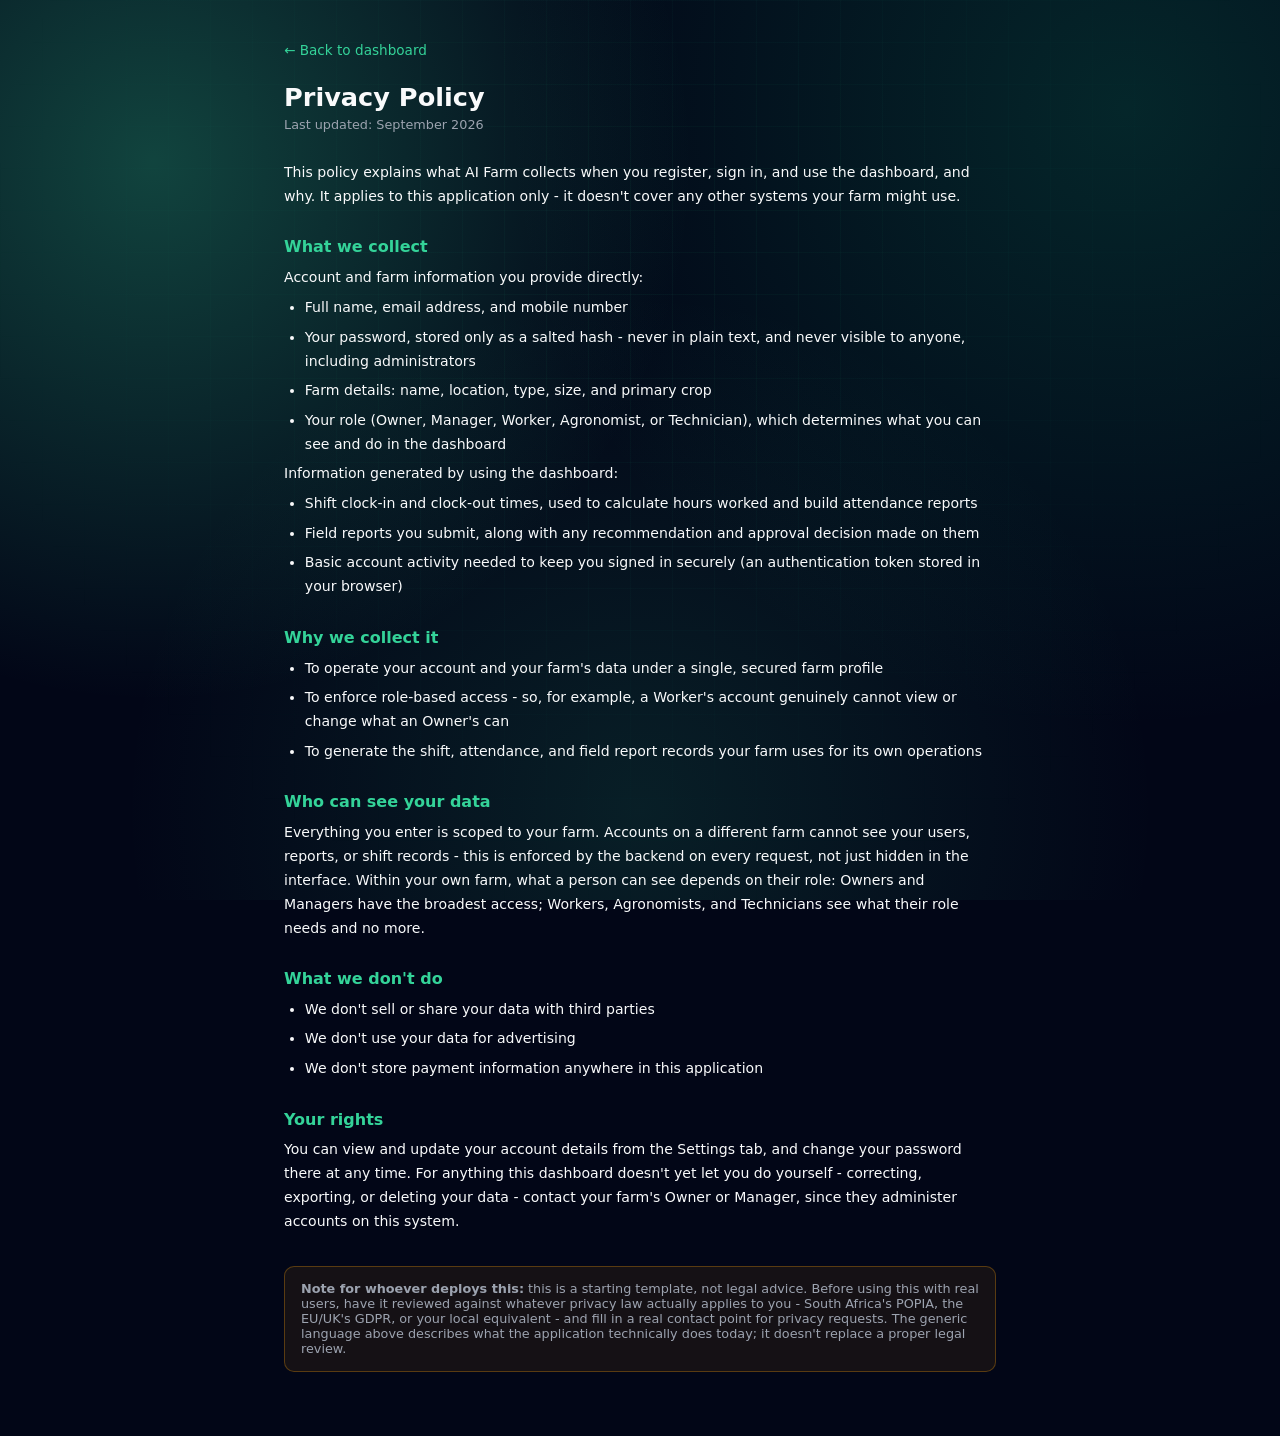
<file: wwwroot/privacy-policy.html>
<!DOCTYPE html>
<html lang="en">
<head>
<meta charset="UTF-8" />
<meta name="viewport" content="width=device-width, initial-scale=1.0" />
<title>AI Farm | Privacy Policy</title>
<link rel="stylesheet" href="styles.css" />
<style>
  .legal-shell{
    max-width:760px;margin:0 auto;padding:2.5rem 1.5rem 4rem;
    position:relative;z-index:1;
  }
  .legal-shell h1{font-size:1.6rem;margin-bottom:0.3rem;}
  .legal-shell .updated{color:var(--text-muted);font-size:0.8rem;margin-bottom:1.8rem;display:block;}
  .legal-shell h2{font-size:1rem;color:var(--emerald-bright);margin:1.8rem 0 0.6rem;}
  .legal-shell p, .legal-shell li{font-size:0.88rem;line-height:1.7;color:var(--text-main);}
  .legal-shell ul{list-style:disc;padding-left:1.3rem;margin-top:0.4rem;}
  .legal-shell li{margin-bottom:0.35rem;}
  .legal-shell .back-link{
    display:inline-block;margin-bottom:1.5rem;color:var(--emerald-bright);
    text-decoration:none;font-size:0.85rem;
  }
  .legal-shell .back-link:hover{text-decoration:underline;}
  .legal-note{
    margin-top:2rem;padding:0.9rem 1rem;border-radius:10px;
    background:rgba(245,158,11,0.08);border:1px solid rgba(245,158,11,0.3);
    font-size:0.8rem;color:var(--text-muted);
  }
</style>
</head>
<body>

<div class="legal-shell">

  <a href="index.html" class="back-link">← Back to dashboard</a>

  <h1>Privacy Policy</h1>
  <span class="updated">Last updated: September 2026</span>

  <p>
    This policy explains what AI Farm collects when you register, sign in,
    and use the dashboard, and why. It applies to this application only -
    it doesn't cover any other systems your farm might use.
  </p>

  <h2>What we collect</h2>
  <p>Account and farm information you provide directly:</p>
  <ul>
    <li>Full name, email address, and mobile number</li>
    <li>Your password, stored only as a salted hash - never in plain text, and never visible to anyone, including administrators</li>
    <li>Farm details: name, location, type, size, and primary crop</li>
    <li>Your role (Owner, Manager, Worker, Agronomist, or Technician), which determines what you can see and do in the dashboard</li>
  </ul>
  <p>Information generated by using the dashboard:</p>
  <ul>
    <li>Shift clock-in and clock-out times, used to calculate hours worked and build attendance reports</li>
    <li>Field reports you submit, along with any recommendation and approval decision made on them</li>
    <li>Basic account activity needed to keep you signed in securely (an authentication token stored in your browser)</li>
  </ul>

  <h2>Why we collect it</h2>
  <ul>
    <li>To operate your account and your farm's data under a single, secured farm profile</li>
    <li>To enforce role-based access - so, for example, a Worker's account genuinely cannot view or change what an Owner's can</li>
    <li>To generate the shift, attendance, and field report records your farm uses for its own operations</li>
  </ul>

  <h2>Who can see your data</h2>
  <p>
    Everything you enter is scoped to your farm. Accounts on a different
    farm cannot see your users, reports, or shift records - this is
    enforced by the backend on every request, not just hidden in the
    interface. Within your own farm, what a person can see depends on
    their role: Owners and Managers have the broadest access; Workers,
    Agronomists, and Technicians see what their role needs and no more.
  </p>

  <h2>What we don't do</h2>
  <ul>
    <li>We don't sell or share your data with third parties</li>
    <li>We don't use your data for advertising</li>
    <li>We don't store payment information anywhere in this application</li>
  </ul>

  <h2>Your rights</h2>
  <p>
    You can view and update your account details from the Settings tab, and
    change your password there at any time. For anything this dashboard
    doesn't yet let you do yourself - correcting, exporting, or deleting
    your data - contact your farm's Owner or Manager, since they administer
    accounts on this system.
  </p>

  <div class="legal-note">
    <strong>Note for whoever deploys this:</strong> this is a starting
    template, not legal advice. Before using this with real users, have it
    reviewed against whatever privacy law actually applies to you - South
    Africa's POPIA, the EU/UK's GDPR, or your local equivalent - and fill in
    a real contact point for privacy requests. The generic language above
    describes what the application technically does today; it doesn't
    replace a proper legal review.
  </div>

</div>

</body>
</html>
</file>
<file: wwwroot/styles.css>
:root{
  --bg-deep:#020617;
  --card-bg:rgba(6,13,26,0.85);
  --card-border:rgba(52,211,153,0.25);
  --emerald-primary:#10b981;
  --emerald-bright:#34d399;
  --emerald-glow:rgba(52,211,153,0.3);
  --text-main:#f9fafb;
  --text-muted:#9ca3af;
  --danger:#ef4444;
  --warning:#f59e0b;
  --danger-glow:rgba(239,68,68,0.25);
  --warning-glow:rgba(245,158,11,0.25);
  --radius:14px;
}

*{box-sizing:border-box;}
html,body{margin:0;padding:0;}
body{
  font-family:'Segoe UI',system-ui,sans-serif;
  background:var(--bg-deep);
  color:var(--text-main);
  -webkit-font-smoothing:antialiased;
  position:relative;
  min-height:100vh;
}
h1,h2,h3{font-family:inherit;font-weight:700;margin:0;color:var(--text-main);}
p{margin:0;}
ul{list-style:none;margin:0;padding:0;}
table{border-collapse:collapse;width:100%;}
button{font-family:inherit;cursor:pointer;}

/* Botanical / ambient background */
body::before{
  content:"";
  position:fixed;inset:0;z-index:0;pointer-events:none;
  background:
    radial-gradient(circle at 12% 18%, var(--emerald-glow), transparent 40%),
    radial-gradient(circle at 88% 12%, rgba(16,185,129,0.18), transparent 45%),
    radial-gradient(circle at 50% 90%, rgba(52,211,153,0.12), transparent 50%),
    var(--bg-deep);
}
body::after{
  content:"";
  position:fixed;inset:0;z-index:0;pointer-events:none;
  background-image:
    linear-gradient(rgba(52,211,153,0.05) 1px, transparent 1px),
    linear-gradient(90deg, rgba(52,211,153,0.05) 1px, transparent 1px);
  background-size:42px 42px;
  mask-image:radial-gradient(circle at 50% 30%, black, transparent 75%);
}

/* Shell layout: sidebar + main */
.shell{display:flex;max-width:1520px;margin:0 auto;min-height:100vh;position:relative;z-index:1;}

.rail{
  width:220px;flex-shrink:0;padding:1.3rem 1.1rem;
  background:rgba(6,13,26,0.92);
  border-right:1px solid var(--card-border);
  backdrop-filter:blur(16px);
  color:var(--text-main);
  display:flex;flex-direction:column;
  min-height:100vh;
}
.rail-brand{display:flex;align-items:center;gap:0.6rem;margin-bottom:1.2rem;}
.brand-mark{
  width:38px;height:38px;border-radius:11px;
  background:linear-gradient(135deg,var(--emerald-primary),var(--emerald-bright));
  box-shadow:0 0 16px var(--emerald-glow);
  display:flex;align-items:center;justify-content:center;
  font-size:1.15rem;flex-shrink:0;
}
.brand-text{display:flex;flex-direction:column;line-height:1.25;}
.brand-name{font-weight:700;font-size:1.1rem;color:var(--text-main);}
.brand-sub{font-size:0.68rem;color:var(--text-muted);}

.farm-select-wrap{display:flex;flex-direction:column;gap:0.3rem;margin-bottom:1.2rem;}
.farm-select-label{font-size:0.63rem;color:var(--text-muted);text-transform:uppercase;letter-spacing:0.06em;}
.farm-select-wrap select{
  background:rgba(255,255,255,0.05);color:var(--text-main);border:1px solid var(--card-border);
  padding:0.45rem 0.6rem;border-radius:9px;font-size:0.85rem;font-family:inherit;width:100%;
}
.farm-select-wrap select option{color:#000;}

/* Every other <select> in the dashboard had this same bug: the closed
   select is styled for the dark theme, but browsers render the *open*
   option list with their own background (usually white) regardless of the
   select's own CSS. With --text-main being a near-white color, every
   dropdown's options were rendering as white text on a white background -
   present, clickable, but invisible. This is why "I can't select a role"
   looked like a broken dropdown rather than an unreadable one. */
select option{color:#000;background:#fff;}

/* Sidebar nav */
.tabs{display:flex;flex-direction:column;gap:0.15rem;margin-bottom:1.2rem;}
.tab-btn{
  display:flex;align-items:center;gap:0.6rem;
  border:none;background:transparent;color:var(--text-muted);
  padding:0.55rem 0.65rem;border-radius:9px;
  font-size:0.86rem;font-weight:500;text-align:left;
  transition:background .15s ease,color .15s ease;
}
.tab-ico{font-size:0.9rem;width:1.1rem;display:inline-block;text-align:center;opacity:0.85;}
.tab-btn:hover{background:rgba(52,211,153,0.08);color:var(--text-main);}
.tab-btn.active{
  background:rgba(16,185,129,0.16);color:var(--emerald-bright);font-weight:600;
  box-shadow:inset 0 0 0 1px var(--card-border);
}
.tab-btn.active .tab-ico{opacity:1;}

.rail-footer{
  margin-top:auto;padding-top:1rem;border-top:1px solid var(--card-border);
  display:flex;flex-direction:column;gap:0.6rem;
}
.sync-pill{
  display:flex;align-items:center;gap:0.4rem;
  font-size:0.72rem;padding:0.3rem 0.6rem;border-radius:999px;
  background:rgba(16,185,129,0.12);width:fit-content;color:var(--emerald-bright);
  border:1px solid var(--card-border);
}
.sync-dot{width:7px;height:7px;border-radius:50%;background:var(--emerald-bright);box-shadow:0 0 6px var(--emerald-glow);animation:pulse 1.8s ease-in-out infinite;}
.sync-pill.offline .sync-dot{background:var(--warning);box-shadow:0 0 6px var(--warning-glow);}
.sync-pill.offline{background:rgba(245,158,11,0.12);color:var(--warning);}
@keyframes pulse{0%,100%{opacity:1;}50%{opacity:0.35;}}

.user-status{
  display:flex;align-items:center;gap:0.45rem;
  font-size:0.78rem;color:var(--text-muted);padding:0.3rem 0.5rem;
}
.user-status-dot{width:7px;height:7px;border-radius:50%;background:var(--text-muted);flex-shrink:0;}
.user-status.signed-in{color:var(--text-main);}
.user-status.signed-in .user-status-dot{background:var(--emerald-bright);box-shadow:0 0 6px var(--emerald-glow);}

.logout-btn{
  background:transparent;border:1px solid var(--card-border);color:var(--text-muted);
  font-size:0.72rem;padding:0.4rem 0.5rem;border-radius:9px;width:100%;
}
.logout-btn:hover{color:var(--danger);border-color:rgba(239,68,68,0.4);background:rgba(239,68,68,0.08);}

.shift-card{
  padding:0.7rem 0.8rem;margin:0.6rem 0;display:flex;flex-direction:column;gap:0.5rem;
}
.shift-status{display:flex;align-items:center;gap:0.5rem;font-size:0.72rem;color:var(--text-muted);}
.shift-dot{
  width:8px;height:8px;border-radius:50%;background:var(--text-muted);flex:none;
}
.shift-dot.on{background:var(--emerald-bright);box-shadow:0 0 8px var(--emerald-glow);}
.shift-clock-btn{
  border:none;border-radius:9px;padding:0.5rem;font-size:0.78rem;font-weight:700;cursor:pointer;
  background:linear-gradient(135deg,var(--emerald-primary),var(--emerald-bright));color:#02150e;
}
.shift-clock-btn.is-clocked-in{
  background:transparent;border:1px solid rgba(239,68,68,0.4);color:var(--danger);
}
.shift-clock-btn:disabled{opacity:0.55;cursor:default;}

.toast-stack{
  position:fixed;bottom:1.2rem;right:1.2rem;z-index:1000;
  display:flex;flex-direction:column;gap:0.6rem;max-width:340px;
}
.toast{
  padding:0.75rem 0.9rem;border-radius:10px;font-size:0.82rem;line-height:1.4;
  background:var(--card-bg);border:1px solid var(--card-border);color:var(--text-main);
  box-shadow:0 8px 24px rgba(0,0,0,0.35);
  animation:toast-in 0.2s ease-out;
}
.toast.error{border-color:rgba(239,68,68,0.45);}
.toast.error::before{content:"⚠ ";color:var(--danger);}
.toast.success{border-color:var(--card-border);}
.toast.success::before{content:"✓ ";color:var(--emerald-bright);}
.toast.fade-out{animation:toast-out 0.25s ease-in forwards;}
@keyframes toast-in{from{opacity:0;transform:translateY(8px);}to{opacity:1;transform:translateY(0);}}
@keyframes toast-out{to{opacity:0;transform:translateY(8px);}}

.row-with-action{display:flex;align-items:center;justify-content:space-between;gap:0.6rem;}

.table-search{
  width:100%;padding:0.55rem 0.75rem;margin-bottom:0.7rem;border-radius:9px;
  border:1px solid var(--card-border);background:rgba(255,255,255,0.04);
  color:var(--text-main);font-size:0.82rem;font-family:inherit;outline:none;
}
.table-search::placeholder{color:var(--text-muted);}
.table-search:focus{border-color:var(--emerald-primary);}

.attention-list{list-style:none;display:flex;flex-direction:column;gap:0.5rem;}
.attention-list li{
  display:flex;justify-content:space-between;align-items:center;gap:0.8rem;
  padding:0.6rem 0.75rem;border-radius:9px;
  background:rgba(255,255,255,0.03);border:1px solid var(--card-border);
  font-size:0.82rem;
}
.attention-list li .hint{white-space:nowrap;flex:none;}

#password-banner{display:none;margin-bottom:0.6rem;padding:0.5rem 0.7rem;border-radius:9px;font-size:0.78rem;}
#password-banner.visible{display:block;}
#password-banner.error{background:rgba(239,68,68,0.12);border:1px solid rgba(239,68,68,0.35);color:#ffb3b3;}
#password-banner.success{background:rgba(16,185,129,0.12);border:1px solid var(--card-border);color:var(--emerald-bright);}

.tab-badge{
  margin-left:auto;background:var(--danger);color:#fff;font-size:0.65rem;font-weight:700;
  min-width:18px;height:18px;border-radius:9px;display:inline-flex;align-items:center;
  justify-content:center;padding:0 5px;
}

/* Settings: account details */
.account-details{display:grid;gap:0.6rem;margin-bottom:0.8rem;}
.account-details div{display:flex;justify-content:space-between;font-size:0.85rem;border-bottom:1px dashed var(--card-border);padding-bottom:0.5rem;}
.account-details dt{color:var(--text-muted);}
.account-details dd{color:var(--text-main);font-weight:600;}

/* Settings: preference toggles */
.pref-row{display:flex;align-items:center;gap:0.6rem;font-size:0.85rem;color:var(--text-main);margin-bottom:0.7rem;cursor:pointer;}
.pref-row input{accent-color:var(--emerald-primary);}

/* Field report status badges */
.badge.status-pending{background:rgba(234,179,8,0.15);color:#eab308;border:1px solid rgba(234,179,8,0.35);}
.badge.status-approved{background:rgba(16,185,129,0.15);color:var(--emerald-bright);border:1px solid var(--card-border);}
.badge.status-rejected{background:rgba(239,68,68,0.14);color:var(--danger);border:1px solid rgba(239,68,68,0.35);}
.badge.status-none{background:rgba(255,255,255,0.06);color:var(--text-muted);border:1px solid var(--card-border);}

.main{flex:1;padding:1.4rem 1.8rem 3rem;min-width:0;}

.panel{display:none;}
.panel.active{display:block;animation:fade .2s ease;}
@keyframes fade{from{opacity:0;transform:translateY(4px);}to{opacity:1;transform:none;}}

.panel-head{margin-bottom:1.3rem;}
.panel-head h1{font-size:1.6rem;}
.panel-head p{color:var(--text-muted);margin-top:0.3rem;font-size:0.9rem;}

/* Stat grid */
.stat-grid{
  display:grid;grid-template-columns:repeat(auto-fit,minmax(170px,1fr));
  gap:0.8rem;margin-bottom:1.5rem;
}
.stat-card{
  background:var(--card-bg);border:1px solid var(--card-border);border-radius:var(--radius);
  padding:0.9rem 1rem;border-left:3px solid var(--emerald-primary);
  backdrop-filter:blur(12px);
  box-shadow:0 4px 18px rgba(0,0,0,0.35);
}
.stat-card .stat-label{font-size:0.7rem;color:var(--text-muted);text-transform:uppercase;letter-spacing:0.04em;}
.stat-card .stat-value{font-size:1.65rem;font-weight:700;margin-top:0.2rem;color:var(--emerald-bright);}
.stat-card .stat-sub{font-size:0.75rem;color:var(--text-muted);margin-top:0.15rem;}
.stat-card.warn{border-left-color:var(--warning);}
.stat-card.warn .stat-value{color:var(--warning);}
.stat-card.bad{border-left-color:var(--danger);}
.stat-card.bad .stat-value{color:var(--danger);}

/* Cards */
.two-col{display:grid;grid-template-columns:1fr 1fr;gap:1rem;}
.card{
  background:var(--card-bg);border:1px solid var(--card-border);border-radius:var(--radius);
  padding:1.1rem 1.2rem;margin-bottom:1rem;
  backdrop-filter:blur(12px);
  box-shadow:0 4px 18px rgba(0,0,0,0.35);
}
.card-head{display:flex;align-items:center;justify-content:space-between;margin-bottom:0.8rem;}
.card-head h2{font-size:1.02rem;color:var(--text-main);}

.card.emergency{
  border-color:rgba(239,68,68,0.5);
  box-shadow:0 4px 24px rgba(239,68,68,0.2), inset 0 0 0 1px rgba(239,68,68,0.15);
}
.card.emergency .card-head h2{color:var(--danger);}
.card.emergency #critical-count{
  background:rgba(239,68,68,0.16);color:var(--danger);border:1px solid rgba(239,68,68,0.35);
  animation:pulse 1.6s ease-in-out infinite;
}
.hint{font-size:0.72rem;color:var(--text-muted);}
.count-chip{
  background:rgba(16,185,129,0.14);color:var(--emerald-bright);font-weight:700;
  font-size:0.75rem;padding:0.15rem 0.55rem;border-radius:999px;
  border:1px solid var(--card-border);
}
.count-chip.warn{background:rgba(245,158,11,0.14);color:var(--warning);border-color:rgba(245,158,11,0.3);}

.task-list li, .alert-list li{
  display:flex;align-items:flex-start;gap:0.55rem;
  padding:0.5rem 0;border-bottom:1px solid rgba(255,255,255,0.06);font-size:0.85rem;
  color:var(--text-main);
}
.task-list li:last-child, .alert-list li:last-child{border-bottom:none;}
.task-dot{width:8px;height:8px;border-radius:50%;background:var(--emerald-bright);margin-top:5px;flex-shrink:0;box-shadow:0 0 6px var(--emerald-glow);}
.task-dot.done{background:var(--text-muted);box-shadow:none;}
.alert-dot{width:8px;height:8px;border-radius:50%;margin-top:5px;flex-shrink:0;background:var(--warning);box-shadow:0 0 6px var(--warning-glow);}
.alert-dot.high{background:var(--danger);box-shadow:0 0 6px var(--danger-glow);}
.task-meta,.alert-meta{color:var(--text-muted);font-size:0.75rem;display:block;margin-top:0.15rem;}

/* Field grid */
.field-grid{
  display:grid;grid-template-columns:repeat(auto-fill,minmax(220px,1fr));
  gap:0.85rem;margin-bottom:1.2rem;
}
.field-tile{
  background:var(--card-bg);border:1px solid var(--card-border);border-radius:var(--radius);
  padding:0.9rem 1rem;backdrop-filter:blur(12px);
  box-shadow:0 4px 18px rgba(0,0,0,0.3);
}
.field-tile-head{display:flex;justify-content:space-between;align-items:flex-start;gap:0.4rem;}
.field-name{font-weight:600;font-size:0.95rem;color:var(--text-main);}
.field-size{font-size:0.72rem;color:var(--text-muted);}
.field-crop{margin-top:0.5rem;font-size:0.85rem;color:var(--text-muted);}
.field-status{
  display:inline-block;margin-top:0.6rem;font-size:0.7rem;font-weight:600;
  padding:0.2rem 0.55rem;border-radius:999px;
}
.field-status.ok{background:rgba(16,185,129,0.14);color:var(--emerald-bright);}
.field-status.watch{background:rgba(245,158,11,0.14);color:var(--warning);}
.field-status.alert{background:rgba(239,68,68,0.14);color:var(--danger);}

/* Tables */
.data-table{font-size:0.85rem;}
.data-table th{
  text-align:left;font-size:0.68rem;text-transform:uppercase;letter-spacing:0.04em;
  color:var(--text-muted);padding:0.5rem 0.4rem;border-bottom:2px solid var(--card-border);
}
.data-table td{padding:0.6rem 0.4rem;border-bottom:1px solid rgba(255,255,255,0.06);color:var(--text-main);}

/* Settings > Preferences > "Compact tables" */
body.compact-tables .data-table td,
body.compact-tables .data-table th{padding:0.3rem 0.4rem;font-size:0.78rem;}
.data-table tr:last-child td{border-bottom:none;}
.badge{
  font-size:0.7rem;font-weight:600;padding:0.15rem 0.5rem;border-radius:999px;
}
.badge.ok{background:rgba(16,185,129,0.14);color:var(--emerald-bright);}
.badge.watch{background:rgba(245,158,11,0.14);color:var(--warning);}
.badge.alert{background:rgba(239,68,68,0.14);color:var(--danger);}
.badge.role{background:rgba(255,255,255,0.06);color:var(--text-main);}

/* Stage board */
.stage-board{display:flex;gap:0.7rem;overflow-x:auto;padding-bottom:0.3rem;}
.stage-col{
  min-width:150px;flex:1;background:rgba(255,255,255,0.02);border:1px solid var(--card-border);
  border-radius:10px;padding:0.6rem;
}
.stage-col h4{
  font-size:0.7rem;text-transform:uppercase;
  letter-spacing:0.03em;color:var(--text-muted);margin-bottom:0.5rem;font-weight:600;
}
.stage-crop{
  background:var(--card-bg);border:1px solid var(--card-border);border-radius:8px;
  padding:0.45rem 0.55rem;font-size:0.8rem;margin-bottom:0.4rem;color:var(--text-main);
}

/* Logs */
.log-list li{
  padding:0.55rem 0;border-bottom:1px solid rgba(255,255,255,0.06);font-size:0.85rem;
  display:flex;justify-content:space-between;gap:0.6rem;color:var(--text-main);
}
.log-list li:last-child{border-bottom:none;}
.log-time{font-size:0.72rem;color:var(--text-muted);white-space:nowrap;}

/* Inline add-forms */
.inline-form{
  display:flex;gap:0.5rem;flex-wrap:wrap;margin-top:0.7rem;padding-top:0.7rem;
  border-top:1px dashed var(--card-border);
}
.inline-form.card{margin-top:0;margin-bottom:1rem;border-top:none;padding-top:0;}
.form-title{font-size:0.85rem;font-weight:600;margin-bottom:0.6rem;color:var(--text-main);}
.form-row{display:flex;gap:0.5rem;flex-wrap:wrap;width:100%;}
.inline-form input, .inline-form select{
  padding:0.45rem 0.6rem;border:1px solid var(--card-border);border-radius:9px;
  font-size:0.82rem;font-family:inherit;background:rgba(255,255,255,0.04);color:var(--text-main);
}
.inline-form input::placeholder{color:var(--text-muted);}
.inline-form input[type="text"], .inline-form input[type="date"], .inline-form input[type="number"]{
  flex:1;min-width:120px;
}
.inline-form button{
  background:linear-gradient(135deg,var(--emerald-primary),var(--emerald-bright));
  color:#02150e;border:none;padding:0.45rem 0.9rem;
  border-radius:9px;font-size:0.82rem;font-weight:700;white-space:nowrap;
  box-shadow:0 0 14px var(--emerald-glow);
}
.inline-form button:hover{filter:brightness(1.08);}

/* Clickable / removable elements */
.clickable{cursor:pointer;user-select:none;}
.chip-x{
  border:none;background:transparent;color:var(--text-muted);
  font-size:0.95rem;line-height:1;cursor:pointer;padding:0 0.25rem;
  border-radius:5px;
}
.chip-x:hover{color:var(--danger);background:rgba(239,68,68,0.12);}
.task-dot, .alert-dot{cursor:pointer;}
.alert-list li{display:flex;align-items:flex-start;gap:0.5rem;}
.data-table select{
  padding:0.3rem 0.45rem;border:1px solid var(--card-border);border-radius:7px;
  font-size:0.78rem;font-family:inherit;background:rgba(255,255,255,0.04);color:var(--text-main);
}

/* Inline tag + mini action button */
.tag-inline{
  font-size:0.66rem;font-weight:600;text-transform:uppercase;letter-spacing:0.03em;
  background:rgba(16,185,129,0.18);color:var(--emerald-bright);padding:0.1rem 0.4rem;border-radius:5px;
  margin-right:0.35rem;border:1px solid var(--card-border);
}
.mini-btn{
  background:rgba(16,185,129,0.14);color:var(--emerald-bright);border:1px solid var(--card-border);padding:0.2rem 0.55rem;
  border-radius:6px;font-size:0.7rem;font-weight:600;margin-left:0.4rem;cursor:pointer;
}
.mini-btn:hover{background:rgba(16,185,129,0.24);}

/* Cost controls */
.cost-controls{
  display:flex;align-items:flex-end;gap:0.7rem;flex-wrap:wrap;
  margin-bottom:1rem;padding-bottom:1rem;border-bottom:1px dashed var(--card-border);
}
.cost-control-group{display:flex;flex-direction:column;gap:0.25rem;}
.cost-control-label{font-size:0.66rem;color:var(--text-muted);text-transform:uppercase;letter-spacing:0.04em;}
.cost-control-group select, .cost-control-group input{
  padding:0.4rem 0.55rem;border:1px solid var(--card-border);border-radius:8px;
  font-size:0.82rem;font-family:inherit;background:rgba(255,255,255,0.04);color:var(--text-main);
}
.mini-btn-lg{
  background:linear-gradient(135deg,var(--emerald-primary),var(--emerald-bright));
  color:#02150e;border:none;padding:0.45rem 0.8rem;
  border-radius:8px;font-size:0.78rem;font-weight:700;white-space:nowrap;
  box-shadow:0 0 12px var(--emerald-glow);
}
.mini-btn-lg:hover{filter:brightness(1.08);}

/* Reports */
.report-filters{display:flex;gap:0.6rem;flex-wrap:wrap;margin-bottom:1rem;}
.report-filters select, .report-filters input{
  padding:0.45rem 0.6rem;border:1px solid var(--card-border);border-radius:9px;
  font-size:0.82rem;font-family:inherit;background:rgba(255,255,255,0.04);color:var(--text-main);
}
.report-filters input{flex:1;min-width:180px;}
.report-filters input::placeholder{color:var(--text-muted);}

/* Stock quantity control */
.qty-control{display:inline-flex;align-items:center;gap:0.4rem;}
.qty-btn{
  width:22px;height:22px;border-radius:6px;border:1px solid var(--card-border);
  background:rgba(255,255,255,0.04);font-size:0.85rem;line-height:1;color:var(--emerald-bright);
  display:flex;align-items:center;justify-content:center;
}
.qty-btn:hover{background:rgba(16,185,129,0.16);border-color:var(--emerald-primary);}
.qty-value{font-size:0.83rem;min-width:60px;display:inline-block;color:var(--text-main);}

/* Offline demo */
.offline-demo{display:flex;flex-direction:column;gap:0.7rem;}
.toggle-btn{
  align-self:flex-start;
  background:linear-gradient(135deg,var(--emerald-primary),var(--emerald-bright));
  color:#02150e;border:none;
  padding:0.5rem 1rem;border-radius:9px;font-size:0.8rem;font-weight:700;
  box-shadow:0 0 12px var(--emerald-glow);
}
.toggle-btn.is-offline{background:var(--warning);box-shadow:0 0 12px var(--warning-glow);color:#241300;}
.quick-log{display:flex;gap:0.5rem;flex-wrap:wrap;}
.quick-log select, .quick-log input{
  padding:0.45rem 0.6rem;border:1px solid var(--card-border);border-radius:9px;
  font-size:0.82rem;font-family:inherit;background:rgba(255,255,255,0.04);color:var(--text-main);
}
.quick-log input{flex:1;min-width:180px;}
.quick-log input::placeholder{color:var(--text-muted);}
.quick-log button{
  background:linear-gradient(135deg,var(--emerald-primary),var(--emerald-bright));
  color:#02150e;border:none;padding:0.45rem 0.9rem;
  border-radius:9px;font-size:0.82rem;font-weight:700;
}

@media (max-width:900px){
  .shell{flex-direction:column;}
  .rail{width:100%;min-height:auto;}
  .two-col{grid-template-columns:1fr;}

  .mobile-nav-toggle{
    display:flex;align-items:center;gap:0.5rem;width:100%;
    padding:0.85rem 1rem;background:rgba(6,13,26,0.95);
    border:none;border-bottom:1px solid var(--card-border);
    color:var(--text-main);font-weight:700;font-size:0.95rem;
    position:sticky;top:0;z-index:50;
  }
  .mobile-nav-toggle-icon{margin-left:auto;font-size:1.1rem;}

  /* Collapsed by default on mobile - only the toggle bar shows. Everything
     inside .rail below the brand (nav, shift widget, sign out) is what
     gets hidden/shown, so the brand row can double as part of the toggle
     bar's context without disappearing along with the rest. */
  .rail .rail-brand{display:none;}
  .rail .tabs, .rail .shift-card, .rail .user-status,
  .rail .logout-btn, .rail .sync-pill{
    display:none;
  }
  .rail.nav-open .tabs{display:flex;}
  .rail.nav-open .shift-card{display:flex;}
  .rail.nav-open .user-status{display:flex;}
  .rail.nav-open .logout-btn{display:block;}
  .rail.nav-open .sync-pill{display:flex;}
  .rail.nav-open{padding-top:0;}
}

@media (min-width:901px){
  .mobile-nav-toggle{display:none;}
}

/* ---------- mobile-friendly ----------
   Tables were the biggest real problem: 17 of them, none handling overflow,
   so a 5-column table on a 375px phone screen pushed the whole page wider
   than the viewport instead of just scrolling itself. */

.table-scroll{
  overflow-x:auto;
  -webkit-overflow-scrolling:touch;
  margin:0 -2px; /* room for the row hover/focus outline without clipping */
}
.table-scroll table{min-width:480px;}

.card-head{flex-wrap:wrap;gap:0.5rem;}
.row-with-action{flex-wrap:wrap;}

@media (max-width:600px){
  .main{padding:1rem;}
  .rail{padding:1rem 0.9rem;}
  .card{padding:1rem;}
  .brand-name{font-size:0.95rem;}
  .stat-value{font-size:1.4rem;}
  .form-row > *{min-width:0;flex:1 1 100%;}
  .toast-stack{
    left:0.8rem;right:0.8rem;bottom:0.8rem;max-width:none;
  }
}


/* Farm Structure + Help & Support */
.help-list{display:grid;gap:.7rem;margin:0;padding:0;list-style:none;}
.help-list li{position:relative;padding:.75rem .85rem .75rem 2rem;border:1px solid var(--card-border);border-radius:10px;background:rgba(16,185,129,.045);color:var(--text-muted);line-height:1.55;font-size:.84rem;}
.help-list li::before{content:"✓";position:absolute;left:.85rem;top:.72rem;color:var(--emerald-bright);font-weight:700;}
.structure-info-card{margin-top:1rem;}
@media (max-width:700px){.help-list li{font-size:.8rem;}}

/* ---------- Overview live performance charts ---------- */
.performance-card{padding-bottom:1.2rem;}
.performance-grid{display:grid;grid-template-columns:repeat(2,minmax(0,1fr));gap:1rem;}
.performance-chart-card{min-width:0;border:1px solid var(--card-border);border-radius:12px;background:rgba(255,255,255,0.025);padding:1rem;}
.performance-chart-head{display:flex;align-items:flex-start;justify-content:space-between;gap:.8rem;margin-bottom:.65rem;}
.performance-chart-head h3{font-size:.94rem;color:var(--text-main);margin:0;}
.performance-chart-head p{font-size:.72rem;color:var(--text-muted);margin:.18rem 0 0;}
.chart-live-dot{font-size:.62rem;font-weight:700;color:var(--emerald-bright);border:1px solid rgba(16,185,129,.28);background:rgba(16,185,129,.08);border-radius:999px;padding:.2rem .45rem;white-space:nowrap;}
.performance-chart{height:245px;min-height:245px;display:flex;align-items:center;justify-content:center;overflow:hidden;}
.performance-chart svg{width:100%;height:100%;display:block;}
.chart-axis{stroke:rgba(255,255,255,.10);stroke-width:1;}
.chart-grid-line{stroke:rgba(255,255,255,.055);stroke-width:1;}
.chart-bar{fill:var(--emerald-primary);opacity:.9;transition:opacity .15s ease;}
.chart-bar:hover{opacity:1;}
.chart-bar.warn{fill:var(--warning);}
.chart-bar.danger{fill:var(--danger);}
.chart-reorder{fill:rgba(255,255,255,.18);}
.chart-label{fill:var(--text-muted);font-size:11px;font-family:inherit;}
.chart-value{fill:var(--text-main);font-size:11px;font-weight:700;font-family:inherit;}
.chart-empty{color:var(--text-muted);font-size:.78rem;text-align:center;padding:1rem;}
.chart-legend{display:flex;justify-content:center;gap:1rem;margin-top:-.2rem;font-size:.68rem;color:var(--text-muted);}
.chart-legend-item{display:inline-flex;align-items:center;gap:.35rem;}
.chart-legend-dot{width:8px;height:8px;border-radius:2px;background:var(--emerald-primary);}
.chart-legend-dot.reorder{background:rgba(255,255,255,.28);}
@media (max-width:850px){.performance-grid{grid-template-columns:1fr;}}
@media (max-width:600px){.performance-chart-card{padding:.8rem;}.performance-chart{height:220px;min-height:220px;}}

/* Overview performance charts */
.performance-chart{width:100%;}
.performance-chart svg{overflow:visible;}
.performance-chart-card{min-height:315px;}
@media (max-width:850px){.performance-chart-card{min-height:290px;}}


/* Role permission management */
.permission-editor { margin-top: 1rem; }
.permission-list { display: grid; grid-template-columns: repeat(2, minmax(0, 1fr)); gap: .7rem; margin-top: 1rem; }
.permission-group { border: 1px solid rgba(255,255,255,.08); border-radius: 12px; padding: .9rem; background: rgba(255,255,255,.025); }
.permission-group h3 { margin: 0 0 .65rem; font-size: .9rem; }
.permission-item { display:flex; gap:.6rem; align-items:flex-start; padding:.35rem 0; }
.permission-item input { margin-top:.2rem; }
.permission-item span { display:flex; flex-direction:column; gap:.12rem; }
.permission-name { font-size:.86rem; }
.permission-description { font-size:.75rem; opacity:.65; }
.permission-actions { display:flex; align-items:center; gap:1rem; margin-top:1rem; }
.role-permission-toolbar { align-items:center; margin-top:1rem; }
@media (max-width: 760px) { .permission-list { grid-template-columns: 1fr; } }
</file>
<file: wwwroot/auth.css>
/* =========================================
   Auth page - built directly on top of the
   dashboard's own tokens from styles.css
   (--bg-deep, --emerald-*, --card-bg, etc).
   No new palette introduced.
========================================= */

.auth-shell {
    position: relative;
    z-index: 1;
    min-height: 100vh;
    display: grid;
    grid-template-columns: minmax(320px, 460px) minmax(360px, 520px);
    justify-content: center;
    align-items: center;
    gap: 64px;
    padding: 48px 32px;
    max-width: 1400px;
    margin: 0 auto;
}


/* ---------- left: brand ---------- */

.auth-brand .rail-brand { margin-bottom: 30px; }

.auth-headline {
    font-size: clamp(28px, 3.4vw, 38px);
    line-height: 1.25;
    margin-bottom: 16px;
    color: var(--text-main);
}

.auth-sub {
    color: var(--text-muted);
    font-size: 0.95rem;
    line-height: 1.7;
    max-width: 38ch;
    margin-bottom: 28px;
}

.auth-points {
    display: flex;
    flex-direction: column;
    gap: 12px;
}

.auth-points li {
    display: flex;
    align-items: flex-start;
    gap: 10px;
    font-size: 0.85rem;
    color: var(--text-muted);
    line-height: 1.5;
}

.auth-points .task-dot { margin-top: 5px; }


/* ---------- right: card ---------- */

.auth-panel { width: 100%; }

.auth-card {
    padding: 30px 30px 26px;
    margin-bottom: 0;
}

.auth-tabs {
    flex-direction: row;
    background: rgba(255, 255, 255, 0.04);
    border: 1px solid var(--card-border);
    border-radius: 10px;
    padding: 4px;
    margin-bottom: 22px;
    gap: 4px;
}

.auth-tabs .tab-btn {
    flex: 1;
    justify-content: center;
    border-radius: 7px;
    font-size: 0.82rem;
}

.auth-tabs .tab-btn.active {
    background: linear-gradient(135deg, var(--emerald-primary), var(--emerald-bright));
    color: #02150e;
    box-shadow: none;
}


/* ---------- banner ---------- */

.auth-banner {
    display: none;
    margin-bottom: 16px;
    padding: 11px 13px;
    border-radius: 9px;
    font-size: 0.8rem;
    line-height: 1.5;
}

.auth-banner.is-visible { display: block; }

.auth-banner.is-error {
    background: rgba(239, 68, 68, 0.12);
    border: 1px solid rgba(239, 68, 68, 0.35);
    color: #ffb3b3;
}

.auth-banner.is-success {
    background: rgba(16, 185, 129, 0.12);
    border: 1px solid var(--card-border);
    color: var(--emerald-bright);
}


/* ---------- forms ---------- */

.auth-form { display: none; }
.auth-form.active { display: block; }

.auth-grid {
    display: grid;
    grid-template-columns: 1fr 1fr;
    gap: 14px 12px;
}

.span-2 { grid-column: 1 / -1; }

.auth-divider {
    border: none;
    border-top: 1px dashed var(--card-border);
    margin: 2px 0 4px;
}

.auth-note {
    font-size: 0.78rem;
    color: var(--text-muted);
    line-height: 1.6;
    background: rgba(16, 185, 129, 0.06);
    border: 1px solid var(--card-border);
    border-radius: 9px;
    padding: 10px 12px;
    margin-bottom: 18px;
}

.auth-note strong { color: var(--emerald-bright); }

.auth-field { margin-bottom: 15px; }
.auth-grid .auth-field { margin-bottom: 0; }

.auth-field label {
    display: block;
    font-size: 0.68rem;
    text-transform: uppercase;
    letter-spacing: 0.04em;
    color: var(--text-muted);
    margin-bottom: 6px;
}

.auth-field input,
.auth-field select {
    width: 100%;
    padding: 11px 12px;
    border-radius: 9px;
    border: 1px solid var(--card-border);
    background: rgba(255, 255, 255, 0.04);
    color: var(--text-main);
    font-size: 0.85rem;
    font-family: inherit;
    outline: none;
    transition: border-color 0.2s ease, box-shadow 0.2s ease;
}

.auth-field input::placeholder { color: var(--text-muted); }

.auth-field input:focus,
.auth-field select:focus {
    border-color: var(--emerald-primary);
    box-shadow: 0 0 0 3px var(--emerald-glow);
}

/* Some browsers ignore a custom background-color on <option> entirely and
   fall back to their own (usually white), which would make --text-main's
   near-white color invisible. Forcing a white background here is the
   version that's actually reliable across browsers. */
.auth-field select option { background: #fff; color: #000; }

.auth-password-wrap { position: relative; }
.auth-password-wrap input { padding-right: 40px; }

.auth-peek {
    position: absolute;
    right: 4px;
    top: 50%;
    transform: translateY(-50%);
    border: none;
    background: transparent;
    color: var(--text-muted);
    cursor: pointer;
    font-size: 14px;
    padding: 6px;
}

.auth-row-between {
    display: flex;
    justify-content: space-between;
    align-items: center;
    margin: 2px 0 20px;
    font-size: 0.78rem;
}

.auth-remember { display: flex; align-items: center; gap: 6px; color: var(--text-muted); cursor: pointer; }
.auth-remember input { accent-color: var(--emerald-primary); }

.auth-row-between a { color: var(--emerald-bright); text-decoration: none; }
.auth-row-between a:hover { text-decoration: underline; }

.auth-submit {
    width: 100%;
    position: relative;
    padding: 13px;
    border: none;
    border-radius: 9px;
    background: linear-gradient(135deg, var(--emerald-primary), var(--emerald-bright));
    color: #02150e;
    font-weight: 700;
    font-size: 0.85rem;
    letter-spacing: 0.02em;
    cursor: pointer;
    box-shadow: 0 0 16px var(--emerald-glow);
    transition: filter 0.2s ease, transform 0.2s ease;
    margin-top: 4px;
}

.auth-submit:hover { filter: brightness(1.08); transform: translateY(-1px); }
.auth-submit:disabled { opacity: 0.6; cursor: default; transform: none; }

.auth-btn-spinner {
    display: none;
    width: 14px;
    height: 14px;
    margin-left: 8px;
    border: 2px solid rgba(2, 21, 14, 0.35);
    border-top-color: #02150e;
    border-radius: 50%;
    vertical-align: -3px;
    animation: auth-spin 0.7s linear infinite;
}

.auth-submit.is-loading .auth-btn-spinner { display: inline-block; }

@keyframes auth-spin { to { transform: rotate(360deg); } }

.auth-conn {
    margin-top: 14px;
    text-align: center;
    font-size: 0.7rem;
    color: var(--text-muted);
    display: flex;
    align-items: center;
    justify-content: center;
    gap: 6px;
}


/* ---------- responsive ---------- */

@media (max-width: 900px) {
    .auth-shell {
        grid-template-columns: 1fr;
        max-width: 480px;
        gap: 36px;
        padding: 36px 22px;
    }
}

@media (max-width: 480px) {
    .auth-grid { grid-template-columns: 1fr; }
    .span-2 { grid-column: auto; }
    .auth-card { padding: 22px 18px; }
}


/* Minimal, visual sign-in landing area */
.auth-shell{grid-template-columns:minmax(320px,500px) minmax(360px,520px);gap:72px;}
.auth-brand{display:flex;flex-direction:column;justify-content:center;}
.auth-mini-brand{margin-bottom:26px;}
.auth-visual{position:relative;overflow:hidden;padding:28px 0 8px;}
.auth-visual-badge{display:inline-flex;padding:6px 10px;border:1px solid var(--card-border);border-radius:999px;color:var(--emerald-bright);font-size:.62rem;letter-spacing:.14em;font-weight:700;background:rgba(16,185,129,.06);}
.auth-visual .auth-headline{font-size:clamp(34px,4.2vw,54px);line-height:1.06;margin:18px 0 14px;max-width:9ch;}
.auth-visual .auth-sub{max-width:42ch;margin-bottom:20px;}
.auth-chips{display:flex;flex-wrap:wrap;gap:8px;}
.auth-chip{padding:7px 10px;border-radius:999px;background:rgba(255,255,255,.035);border:1px solid var(--card-border);color:var(--text-muted);font-size:.72rem;}
.auth-secure{margin-top:22px;color:var(--text-muted);font-size:.7rem;letter-spacing:.02em;}
.auth-secure::first-letter{color:var(--emerald-bright);}
.auth-orbit{position:absolute;right:5%;top:-30px;width:210px;height:210px;border:1px solid rgba(52,211,153,.18);border-radius:50%;transform:rotate(-18deg);pointer-events:none;}
.auth-orbit-one::before,.auth-orbit-one::after{content:"";position:absolute;border-radius:50%;border:1px solid rgba(52,211,153,.12);inset:20px;}
.auth-orbit-one::after{inset:48px;border-color:rgba(52,211,153,.16);}
.auth-orbit-two{inset:18px;transform:rotate(58deg);}
.auth-visual-core{position:absolute;inset:70px;border-radius:28px;background:linear-gradient(135deg,rgba(16,185,129,.18),rgba(2,6,23,.82));border:1px solid var(--card-border);box-shadow:0 0 34px rgba(52,211,153,.14);display:flex;align-items:center;justify-content:center;}
.auth-leaf{font-size:42px;filter:drop-shadow(0 0 12px rgba(52,211,153,.4));}
@media(max-width:900px){.auth-shell{gap:30px;}.auth-visual{padding-top:0;}.auth-orbit{right:-40px;top:-50px;opacity:.55;}}
</file>
